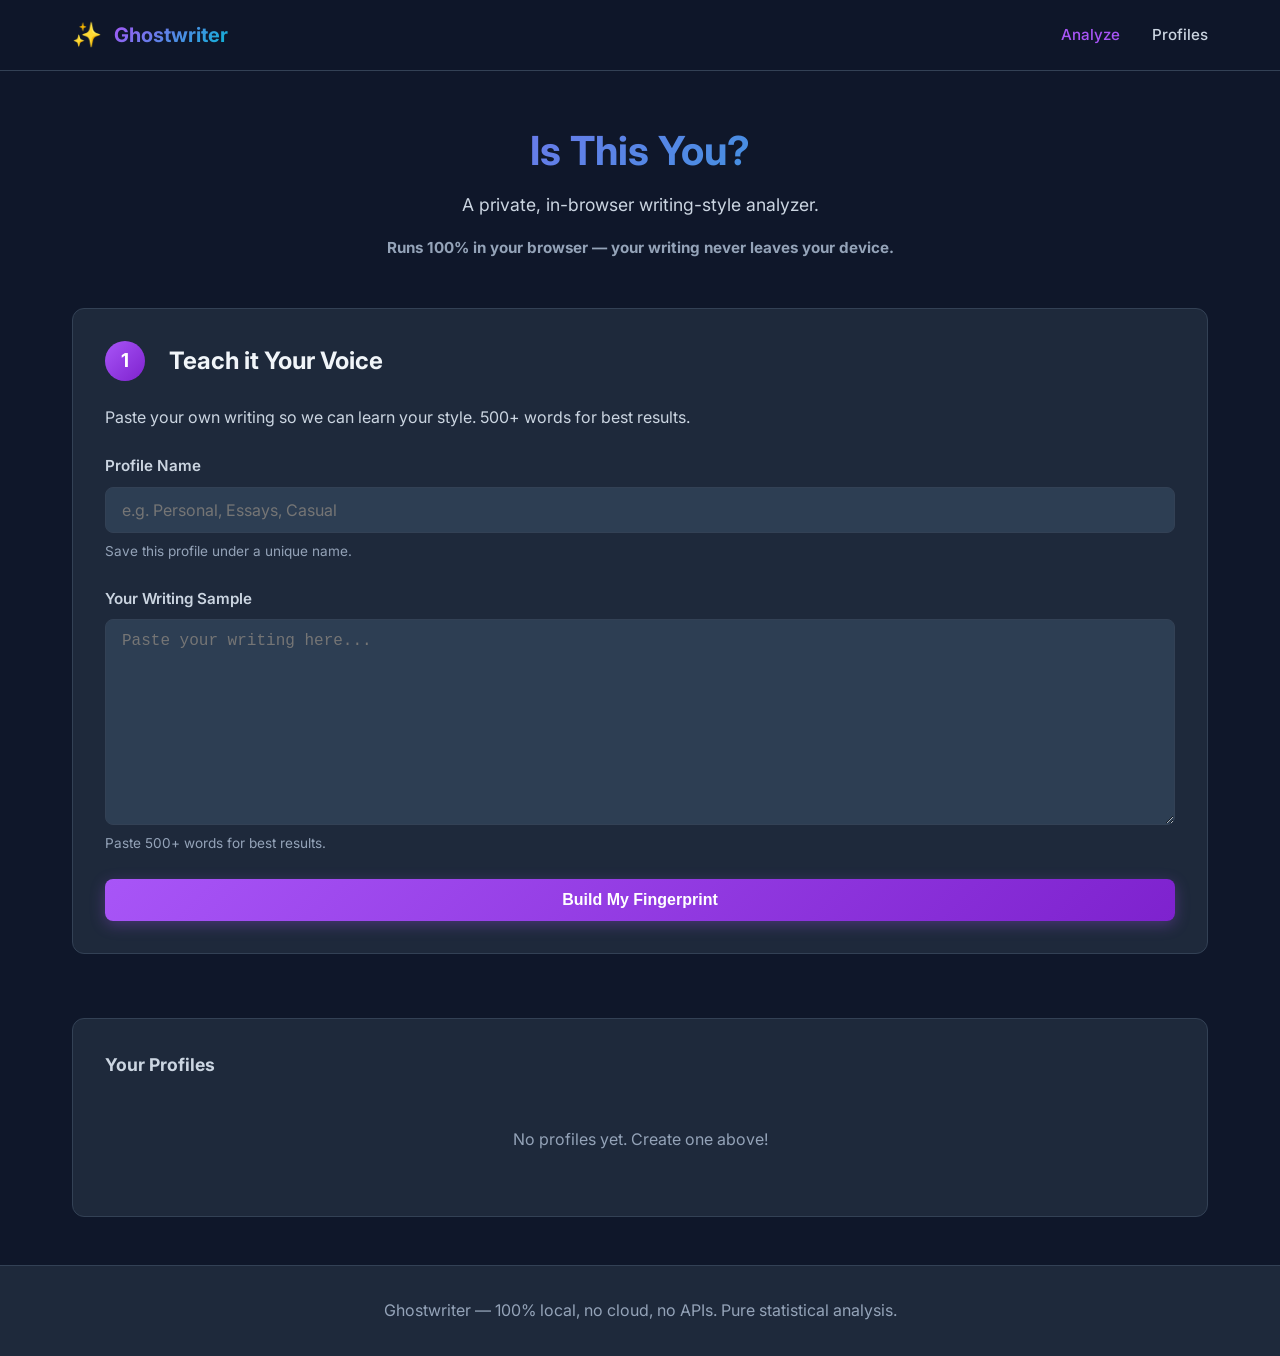
<file: docs/index.html>
<!DOCTYPE html>
<html lang="en">
<head>
    <meta charset="UTF-8">
    <meta name="viewport" content="width=device-width, initial-scale=1.0">
    <title>Ghostwriter — Writing Style Analyzer</title>
    <link href="https://fonts.googleapis.com/css2?family=Inter:wght@300;400;500;600;700&display=swap" rel="stylesheet">
    <link rel="stylesheet" href="./css/style.css">
</head>
<body>
    <nav class="navbar">
        <div class="nav-container">
            <a href="./index.html" class="logo">
                <span class="logo-icon">✨</span>
                <span class="logo-text">Ghostwriter</span>
            </a>
            <ul class="nav-links">
                <li><a href="./index.html" class="nav-link active">Analyze</a></li>
                <li><a href="./profile.html" class="nav-link">Profiles</a></li>
            </ul>
        </div>
    </nav>

    <div class="container">
        <div class="page-header">
            <h1>Is This You?</h1>
            <p>A private, in-browser writing-style analyzer.</p>
            <p style="color: var(--text-muted); margin-top: 1rem; font-size: 0.95rem;">
                <strong>Runs 100% in your browser — your writing never leaves your device.</strong>
            </p>
        </div>

        <div class="content-grid">
            <!-- Step 1: Teach -->
            <div id="step-teach" class="card step-card">
                <div class="step-header">
                    <div class="step-number">1</div>
                    <h2>Teach it Your Voice</h2>
                </div>
                <p class="step-description">Paste your own writing so we can learn your style. 500+ words for best results.</p>

                <form id="teach-form" class="form">
                    <div class="form-group">
                        <label for="profile_name">Profile Name</label>
                        <input type="text" id="profile_name" name="profile_name" placeholder="e.g. Personal, Essays, Casual"
                               required autocomplete="off">
                        <small>Save this profile under a unique name.</small>
                    </div>

                    <div class="form-group">
                        <label for="sample_text">Your Writing Sample</label>
                        <textarea id="sample_text" name="sample_text" placeholder="Paste your writing here..."
                                  rows="10" required></textarea>
                        <small>Paste 500+ words for best results.</small>
                    </div>

                    <button type="submit" class="btn btn-primary">Build My Fingerprint</button>
                </form>

                <div id="teach-success" class="alert alert-success" style="display: none; margin-top: 1rem;">
                    Profile created! Now test a text below.
                </div>
            </div>

            <!-- Step 2: Test -->
            <div id="step-test" class="card step-card" style="display: none;">
                <div class="step-header">
                    <div class="step-number">2</div>
                    <h2>Test a Text</h2>
                </div>
                <p class="step-description">Select a profile and paste text to analyze.</p>

                <form id="test-form" class="form">
                    <div class="form-group">
                        <label for="test-profile_name">Select Profile</label>
                        <select id="test-profile_name" name="test-profile_name" required>
                            <option value="">-- Choose a profile --</option>
                        </select>
                    </div>

                    <div class="form-group">
                        <label for="test_text">Text to Analyze</label>
                        <textarea id="test_text" name="test_text" placeholder="Paste text to check..."
                                  rows="10" required></textarea>
                    </div>

                    <button type="submit" class="btn btn-primary">Analyze</button>
                </form>
            </div>

            <!-- Step 3: Result -->
            <div id="step-result" class="card step-card" style="display: none;">
                <div class="step-header">
                    <div class="step-number">3</div>
                    <h2>Results</h2>
                </div>

                <div id="result-score-card" class="result-score" style="display: none;">
                    <div class="score-number" id="result-score">--</div>
                    <div class="score-label">Authorship Match %</div>
                    <p id="result-verdict" class="result-verdict"></p>
                </div>

                <div id="result-tells" style="display: none;">
                    <h3>Giveaway Differences</h3>
                    <ul id="result-tells-list" class="result-tells-list"></ul>
                </div>

                <div class="result-actions" style="margin-top: 2rem;">
                    <button type="button" class="btn btn-secondary" onclick="location.reload()">Start Over</button>
                </div>
            </div>

            <!-- Manage Profiles (lightweight section) -->
            <div id="profiles-section" class="card" style="margin-top: 2rem;">
                <h3>Your Profiles</h3>
                <div id="profiles-list" class="profiles-list">
                    <p class="empty-state">No profiles yet. Create one above!</p>
                </div>
            </div>
        </div>
    </div>

    <footer class="footer">
        <p>Ghostwriter — 100% local, no cloud, no APIs. Pure statistical analysis.</p>
    </footer>

    <script type="module" src="./js/app.js"></script>
</body>
</html>
</file>
<file: docs/css/style.css>
/* Ghostwriter — Modern dark theme with electric violet accent */

:root {
    --primary: #a855f7;      /* electric violet */
    --primary-dark: #7e22ce;
    --primary-light: #c084fc;
    --accent: #06b6d4;       /* cyan as secondary */
    --bg-dark: #0f172a;      /* very dark slate */
    --bg-card: #1e293b;      /* darker gray */
    --bg-input: #2d3e53;
    --text-primary: #f1f5f9;
    --text-secondary: #cbd5e1;
    --text-muted: #94a3b8;
    --border: #334155;
    --error: #ef4444;
    --success: #10b981;
    --warning: #f59e0b;
}

* {
    margin: 0;
    padding: 0;
    box-sizing: border-box;
}

html, body {
    height: 100%;
}

body {
    font-family: 'Inter', -apple-system, BlinkMacSystemFont, 'Segoe UI', sans-serif;
    background-color: var(--bg-dark);
    color: var(--text-primary);
    line-height: 1.6;
    font-weight: 400;
}

/* Navbar */
.navbar {
    background-color: rgba(15, 23, 42, 0.95);
    border-bottom: 1px solid var(--border);
    position: sticky;
    top: 0;
    z-index: 1000;
    backdrop-filter: blur(10px);
}

.nav-container {
    max-width: 1200px;
    margin: 0 auto;
    padding: 1rem 2rem;
    display: flex;
    justify-content: space-between;
    align-items: center;
}

.logo {
    display: flex;
    align-items: center;
    gap: 0.75rem;
    text-decoration: none;
    font-weight: 700;
    font-size: 1.25rem;
    color: var(--text-primary);
    transition: opacity 0.2s;
}

.logo:hover {
    opacity: 0.8;
}

.logo-icon {
    font-size: 1.5rem;
}

.logo-text {
    background: linear-gradient(135deg, var(--primary), var(--accent));
    -webkit-background-clip: text;
    -webkit-text-fill-color: transparent;
    background-clip: text;
}

.nav-links {
    display: flex;
    list-style: none;
    gap: 2rem;
}

.nav-link {
    color: var(--text-secondary);
    text-decoration: none;
    font-weight: 500;
    font-size: 0.95rem;
    transition: color 0.2s;
}

.nav-link:hover {
    color: var(--primary);
}

.nav-link.active {
    color: var(--primary);
}

/* Container & Layout */
.container {
    max-width: 1200px;
    margin: 0 auto;
    padding: 3rem 2rem;
    min-height: calc(100vh - 140px);
}

.page-header {
    margin-bottom: 3rem;
    text-align: center;
}

.page-header h1 {
    font-size: 2.5rem;
    font-weight: 700;
    margin-bottom: 0.5rem;
    background: linear-gradient(135deg, var(--primary), var(--accent));
    -webkit-background-clip: text;
    -webkit-text-fill-color: transparent;
    background-clip: text;
}

.page-header p {
    font-size: 1.1rem;
    color: var(--text-secondary);
}

/* Content Grid */
.content-grid {
    display: grid;
    grid-template-columns: 1fr;
    gap: 2rem;
    margin-top: 2rem;
}

@media (max-width: 900px) {
    .content-grid {
        grid-template-columns: 1fr;
    }
}

/* Cards */
.card {
    background-color: var(--bg-card);
    border: 1px solid var(--border);
    border-radius: 0.75rem;
    padding: 2rem;
    transition: all 0.2s;
}

.card:hover {
    border-color: var(--primary);
    box-shadow: 0 0 20px rgba(168, 85, 247, 0.1);
}

.card h2 {
    font-size: 1.5rem;
    margin-bottom: 1.5rem;
    color: var(--text-primary);
}

.card h3 {
    font-size: 1.1rem;
    margin-bottom: 1rem;
    color: var(--text-secondary);
}

/* Forms */
.form {
    display: flex;
    flex-direction: column;
    gap: 1.5rem;
}

.form-group {
    display: flex;
    flex-direction: column;
    gap: 0.5rem;
}

.form-group label {
    font-weight: 600;
    font-size: 0.95rem;
    color: var(--text-secondary);
}

.form-group small {
    font-size: 0.85rem;
    color: var(--text-muted);
}

input[type="text"],
input[type="password"],
select,
textarea {
    background-color: var(--bg-input);
    border: 1px solid var(--border);
    border-radius: 0.5rem;
    padding: 0.75rem 1rem;
    font-family: inherit;
    font-size: 1rem;
    color: var(--text-primary);
    transition: all 0.2s;
}

input[type="text"]:focus,
input[type="password"]:focus,
select:focus,
textarea:focus {
    outline: none;
    border-color: var(--primary);
    box-shadow: 0 0 0 3px rgba(168, 85, 247, 0.1);
}

textarea {
    resize: vertical;
    font-family: 'Courier New', monospace;
}

select {
    cursor: pointer;
}

/* Slider */
.slider {
    width: 100%;
    height: 6px;
    border-radius: 3px;
    background: var(--border);
    outline: none;
    -webkit-appearance: none;
    appearance: none;
}

.slider::-webkit-slider-thumb {
    -webkit-appearance: none;
    appearance: none;
    width: 20px;
    height: 20px;
    border-radius: 50%;
    background: var(--primary);
    cursor: pointer;
    transition: all 0.2s;
}

.slider::-webkit-slider-thumb:hover {
    background: var(--primary-light);
    box-shadow: 0 0 10px rgba(168, 85, 247, 0.4);
}

.slider::-moz-range-thumb {
    width: 20px;
    height: 20px;
    border-radius: 50%;
    background: var(--primary);
    cursor: pointer;
    border: none;
    transition: all 0.2s;
}

.slider::-moz-range-thumb:hover {
    background: var(--primary-light);
    box-shadow: 0 0 10px rgba(168, 85, 247, 0.4);
}

.aggressiveness-value {
    color: var(--primary);
    font-weight: 700;
}

/* Buttons */
.btn {
    padding: 0.75rem 1.5rem;
    border: none;
    border-radius: 0.5rem;
    font-weight: 600;
    font-size: 1rem;
    cursor: pointer;
    transition: all 0.2s;
    text-decoration: none;
    display: inline-block;
    text-align: center;
}

.btn-primary {
    background: linear-gradient(135deg, var(--primary), var(--primary-dark));
    color: white;
    box-shadow: 0 4px 15px rgba(168, 85, 247, 0.3);
}

.btn-primary:hover:not(:disabled) {
    transform: translateY(-2px);
    box-shadow: 0 6px 20px rgba(168, 85, 247, 0.4);
}

.btn-primary:disabled {
    opacity: 0.5;
    cursor: not-allowed;
}

.btn-small {
    padding: 0.5rem 1rem;
    font-size: 0.85rem;
}

.btn-danger {
    background-color: var(--error);
    color: white;
}

.btn-danger:hover {
    background-color: #dc2626;
}

/* Alerts */
.alert {
    padding: 1rem 1.5rem;
    border-radius: 0.5rem;
    margin-bottom: 1.5rem;
    font-weight: 500;
}

.alert-error {
    background-color: rgba(239, 68, 68, 0.1);
    border: 1px solid var(--error);
    color: #fca5a5;
}

.alert-success {
    background-color: rgba(16, 185, 129, 0.1);
    border: 1px solid var(--success);
    color: #86efac;
}

/* Score Display */
.score-section {
    grid-column: 1 / -1;
    display: grid;
    grid-template-columns: 1fr 1fr;
    gap: 2rem;
}

@media (max-width: 900px) {
    .score-section {
        grid-column: unset;
        grid-template-columns: 1fr;
    }
}

.score-card {
    display: flex;
    flex-direction: column;
    align-items: center;
    justify-content: center;
    min-height: 300px;
}

.score-display {
    display: flex;
    flex-direction: column;
    align-items: center;
    margin: 1rem 0;
}

.score-number {
    font-size: 5rem;
    font-weight: 700;
    background: linear-gradient(135deg, var(--primary), var(--accent));
    -webkit-background-clip: text;
    -webkit-text-fill-color: transparent;
    background-clip: text;
    line-height: 1;
}

.score-label {
    font-size: 1.2rem;
    color: var(--text-secondary);
    margin-top: 0.5rem;
}

.score-message {
    text-align: center;
    color: var(--text-secondary);
    margin-top: 1rem;
}

/* Chart */
.chart-card {
    display: flex;
    flex-direction: column;
}

.chart-card h3 {
    margin-bottom: 1.5rem;
}

.chart-card canvas {
    max-height: 400px;
}

/* Divergence */
.divergence-card {
    grid-column: 1 / -1;
}

.divergence-list {
    list-style: none;
}

.divergence-list li {
    padding: 0.75rem 0;
    padding-left: 2rem;
    position: relative;
    color: var(--text-secondary);
}

.divergence-list li:before {
    content: "→";
    position: absolute;
    left: 0;
    color: var(--primary);
    font-weight: 700;
}


/* Fingerprint Grid */
.fingerprint-grid {
    display: grid;
    grid-template-columns: repeat(auto-fit, minmax(200px, 1fr));
    gap: 1.5rem;
    margin-top: 1rem;
}

.fingerprint-item {
    background-color: var(--bg-input);
    border: 1px solid var(--border);
    border-radius: 0.5rem;
    padding: 1rem;
    text-align: center;
}

.fingerprint-item .label {
    display: block;
    font-size: 0.85rem;
    color: var(--text-muted);
    margin-bottom: 0.5rem;
    text-transform: uppercase;
    letter-spacing: 0.5px;
}

.fingerprint-item .value {
    display: block;
    font-size: 1.5rem;
    font-weight: 700;
    color: var(--primary);
}

/* Profile List */
.profile-list {
    list-style: none;
}

.profile-item {
    display: flex;
    justify-content: space-between;
    align-items: center;
    padding: 1rem;
    background-color: var(--bg-input);
    border: 1px solid var(--border);
    border-radius: 0.5rem;
    margin-bottom: 0.75rem;
    transition: all 0.2s;
}

.profile-item:hover {
    border-color: var(--primary);
    background-color: rgba(168, 85, 247, 0.05);
}

.profile-link {
    color: var(--primary);
    text-decoration: none;
    font-weight: 600;
    cursor: pointer;
}

.profile-link:hover {
    text-decoration: underline;
}

.profile-delete-form {
    margin: 0;
}

.empty-state {
    color: var(--text-muted);
    text-align: center;
    padding: 2rem;
}

.empty-state a {
    color: var(--primary);
    text-decoration: none;
}

.empty-state a:hover {
    text-decoration: underline;
}

/* Stepped Flow */
.step-card {
    position: relative;
}

.step-header {
    display: flex;
    align-items: center;
    gap: 1.5rem;
    margin-bottom: 1.5rem;
}

.step-number {
    display: flex;
    align-items: center;
    justify-content: center;
    width: 40px;
    height: 40px;
    border-radius: 50%;
    background: linear-gradient(135deg, var(--primary), var(--primary-dark));
    color: white;
    font-weight: 700;
    font-size: 1.2rem;
    flex-shrink: 0;
}

.step-header h2 {
    margin: 0;
}

.step-description {
    color: var(--text-secondary);
    margin-bottom: 1.5rem;
}

/* Result Display */
.result-score {
    display: flex;
    flex-direction: column;
    align-items: center;
    justify-content: center;
    min-height: 300px;
    padding: 2rem;
    background-color: var(--bg-input);
    border-radius: 0.5rem;
    margin-bottom: 2rem;
}

.result-verdict {
    text-align: center;
    color: var(--text-secondary);
    margin-top: 1rem;
    font-size: 1.1rem;
}

/* Result Tells */
.result-tells-list {
    list-style: none;
}

.result-tells-list li {
    padding: 0.75rem 0;
    padding-left: 2rem;
    position: relative;
    color: var(--text-secondary);
    line-height: 1.6;
}

.result-tells-list li:before {
    content: "→";
    position: absolute;
    left: 0;
    color: var(--primary);
    font-weight: 700;
}

.result-actions {
    display: flex;
    gap: 1rem;
    justify-content: center;
}

.btn-secondary {
    background-color: var(--bg-input);
    color: var(--text-secondary);
    border: 1px solid var(--border);
}

.btn-secondary:hover {
    background-color: var(--border);
    color: var(--text-primary);
}

/* Profiles List on Main Page */
.profiles-list {
    margin-top: 1rem;
}

.profile-name {
    color: var(--text-primary);
    font-weight: 500;
}

/* Loading */
#loading {
    display: none;
    text-align: center;
    padding: 2rem;
    color: var(--text-muted);
}

/* Footer */
.footer {
    background-color: var(--bg-card);
    border-top: 1px solid var(--border);
    padding: 2rem;
    text-align: center;
    color: var(--text-muted);
}

/* Utilities */
.form-card {
    grid-column: auto;
}

.fingerprint-card,
.fingerprint-detail-card {
    grid-column: auto;
}

.profile-list-card {
    grid-column: auto;
}

/* Responsive */
@media (max-width: 640px) {
    .container {
        padding: 1.5rem 1rem;
    }

    .page-header h1 {
        font-size: 1.75rem;
    }

    .nav-links {
        gap: 1rem;
    }

    .nav-link {
        font-size: 0.85rem;
    }

    .score-number {
        font-size: 3.5rem;
    }

    .card {
        padding: 1.5rem;
    }
}
</file>
